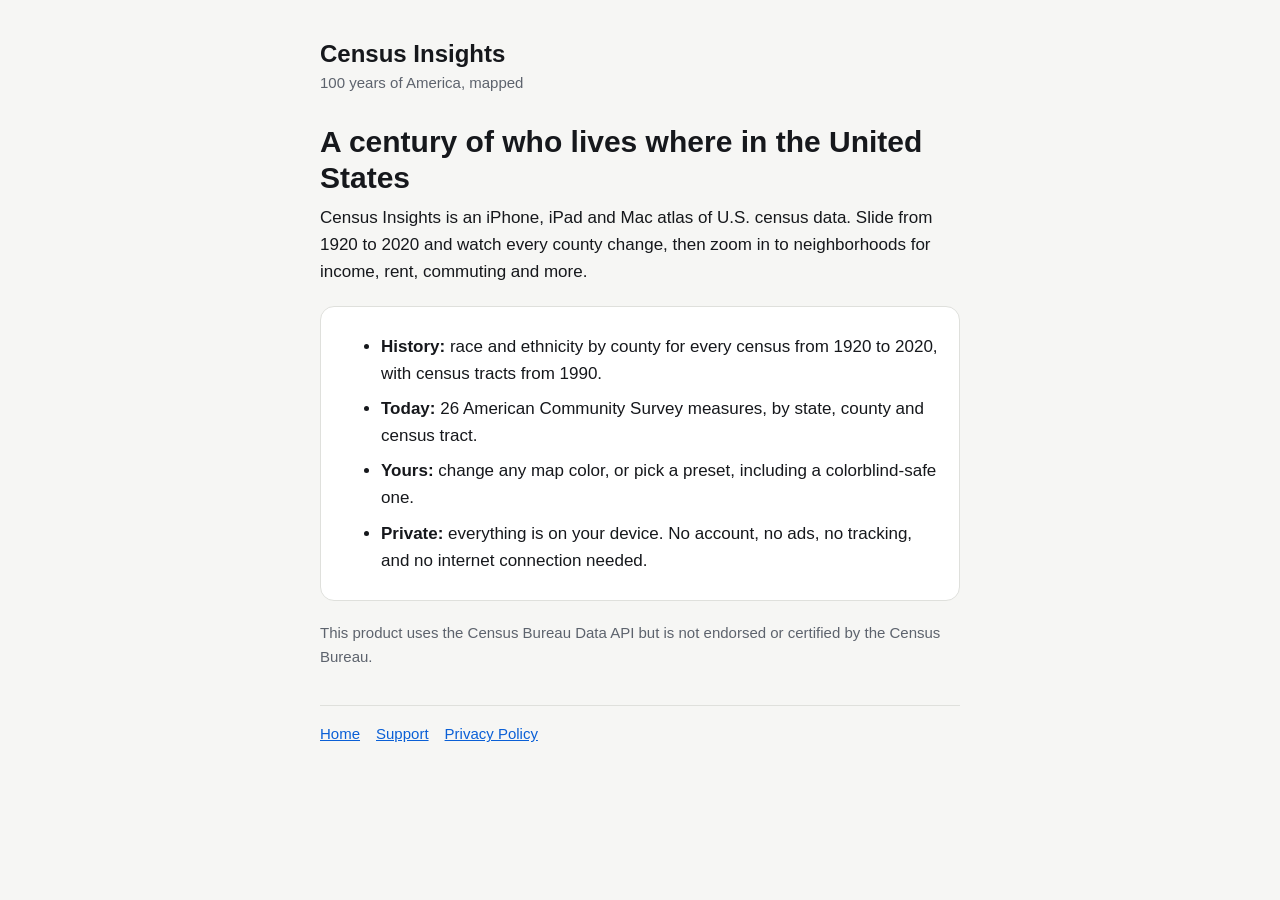
<file: index.html>
<!doctype html>
<html lang="en">
<head>
<meta charset="utf-8">
<meta name="viewport" content="width=device-width, initial-scale=1">
<title>Census Insights</title>
<link rel="stylesheet" href="style.css">
</head>
<body>
<main>
<header><div><a href="index.html"><strong>Census Insights</strong></a><span>100 years of America, mapped</span></div></header>
<h1>A century of who lives where in the United States</h1>
<p>Census Insights is an iPhone, iPad and Mac atlas of U.S. census data. Slide from 1920 to 2020 and watch every county change, then zoom in to neighborhoods for income, rent, commuting and more.</p>
<div class="card">
<ul>
<li><strong>History:</strong> race and ethnicity by county for every census from 1920 to 2020, with census tracts from 1990.</li>
<li><strong>Today:</strong> 26 American Community Survey measures, by state, county and census tract.</li>
<li><strong>Yours:</strong> change any map color, or pick a preset, including a colorblind-safe one.</li>
<li><strong>Private:</strong> everything is on your device. No account, no ads, no tracking, and no internet connection needed.</li>
</ul>
</div>
<p class="muted">This product uses the Census Bureau Data API but is not endorsed or certified by the Census Bureau.</p>
<footer><a href="index.html">Home</a><a href="support.html">Support</a><a href="privacy.html">Privacy Policy</a></footer>
</main>
</body>
</html>
</file>
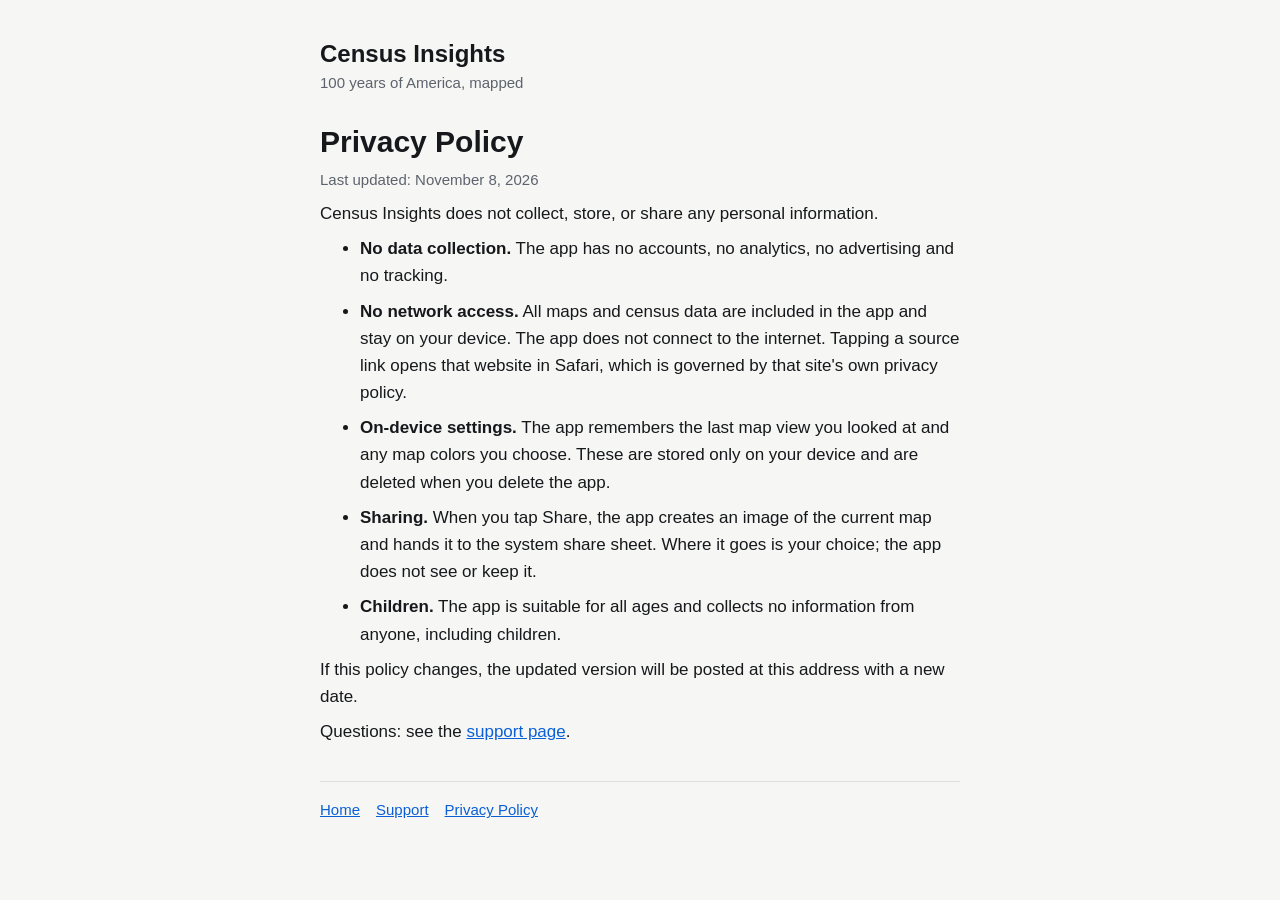
<file: privacy.html>
<!doctype html>
<html lang="en">
<head>
<meta charset="utf-8">
<meta name="viewport" content="width=device-width, initial-scale=1">
<title>Privacy Policy | Census Insights</title>
<link rel="stylesheet" href="style.css">
</head>
<body>
<main>
<header><div><a href="index.html"><strong>Census Insights</strong></a><span>100 years of America, mapped</span></div></header>
<h1>Privacy Policy</h1>
<p class="muted">Last updated: November 8, 2026</p>
<p>Census Insights does not collect, store, or share any personal information.</p>
<ul>
<li><strong>No data collection.</strong> The app has no accounts, no analytics, no advertising and no tracking.</li>
<li><strong>No network access.</strong> All maps and census data are included in the app and stay on your device. The app does not connect to the internet. Tapping a source link opens that website in Safari, which is governed by that site's own privacy policy.</li>
<li><strong>On-device settings.</strong> The app remembers the last map view you looked at and any map colors you choose. These are stored only on your device and are deleted when you delete the app.</li>
<li><strong>Sharing.</strong> When you tap Share, the app creates an image of the current map and hands it to the system share sheet. Where it goes is your choice; the app does not see or keep it.</li>
<li><strong>Children.</strong> The app is suitable for all ages and collects no information from anyone, including children.</li>
</ul>
<p>If this policy changes, the updated version will be posted at this address with a new date.</p>
<p>Questions: see the <a href="support.html">support page</a>.</p>
<footer><a href="index.html">Home</a><a href="support.html">Support</a><a href="privacy.html">Privacy Policy</a></footer>
</main>
</body>
</html>
</file>
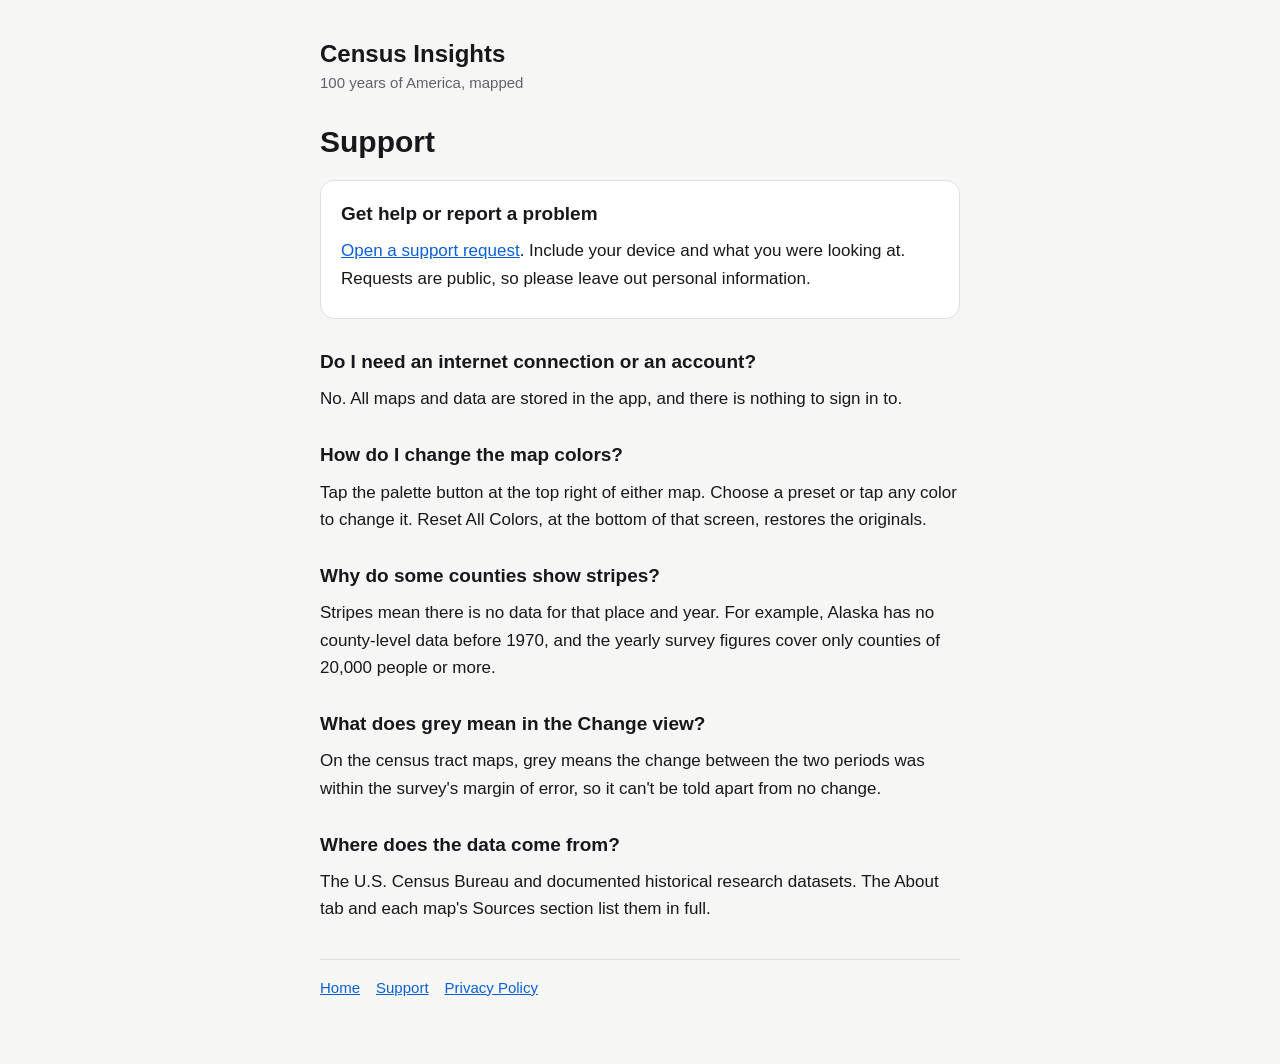
<file: support.html>
<!doctype html>
<html lang="en">
<head>
<meta charset="utf-8">
<meta name="viewport" content="width=device-width, initial-scale=1">
<title>Support | Census Insights</title>
<link rel="stylesheet" href="style.css">
</head>
<body>
<main>
<header><div><a href="index.html"><strong>Census Insights</strong></a><span>100 years of America, mapped</span></div></header>
<h1>Support</h1>
<div class="card">
<h2 style="margin-top:0">Get help or report a problem</h2>
<p><a href="https://github.com/xcx4rpsxxx-collab/censusinsights/issues/new">Open a support request</a>. Include your device and what you were looking at. Requests are public, so please leave out personal information.</p>
</div>
<h2>Do I need an internet connection or an account?</h2>
<p>No. All maps and data are stored in the app, and there is nothing to sign in to.</p>
<h2>How do I change the map colors?</h2>
<p>Tap the palette button at the top right of either map. Choose a preset or tap any color to change it. Reset All Colors, at the bottom of that screen, restores the originals.</p>
<h2>Why do some counties show stripes?</h2>
<p>Stripes mean there is no data for that place and year. For example, Alaska has no county-level data before 1970, and the yearly survey figures cover only counties of 20,000 people or more.</p>
<h2>What does grey mean in the Change view?</h2>
<p>On the census tract maps, grey means the change between the two periods was within the survey's margin of error, so it can't be told apart from no change.</p>
<h2>Where does the data come from?</h2>
<p>The U.S. Census Bureau and documented historical research datasets. The About tab and each map's Sources section list them in full.</p>
<footer><a href="index.html">Home</a><a href="support.html">Support</a><a href="privacy.html">Privacy Policy</a></footer>
</main>
</body>
</html>
</file>
<file: style.css>
:root { color-scheme: light dark; --bg: #f6f6f4; --card: #ffffff; --ink: #16181c; --muted: #5d636d; --rule: #dfe0dc; --link: #0a5fd6; }
@media (prefers-color-scheme: dark) { :root { --bg: #08090c; --card: #13151a; --ink: #eef0f3; --muted: #a0a6b0; --rule: #2a2e35; --link: #6fb0ff; } }
* { box-sizing: border-box; }
body { margin: 0; background: var(--bg); color: var(--ink); font: 17px/1.6 -apple-system, BlinkMacSystemFont, "Segoe UI", Roboto, sans-serif; }
main { max-width: 680px; margin: 0 auto; padding: 40px 20px 64px; }
header { display: flex; align-items: center; gap: 16px; margin-bottom: 28px; }
header a { color: inherit; text-decoration: none; }
header strong { font-size: 24px; display: block; line-height: 1.2; }
header span { color: var(--muted); font-size: 15px; }
h1 { font-size: 30px; line-height: 1.2; margin: 0 0 8px; }
h2 { font-size: 19px; margin: 28px 0 4px; }
p, ul { margin: 8px 0; }
li { margin: 8px 0; }
a { color: var(--link); }
.muted { color: var(--muted); font-size: 15px; }
.card { background: var(--card); border: 1px solid var(--rule); border-radius: 14px; padding: 18px 20px; margin: 20px 0; }
footer { margin-top: 36px; padding-top: 16px; border-top: 1px solid var(--rule); font-size: 15px; }
footer a { margin-right: 16px; }
</file>
